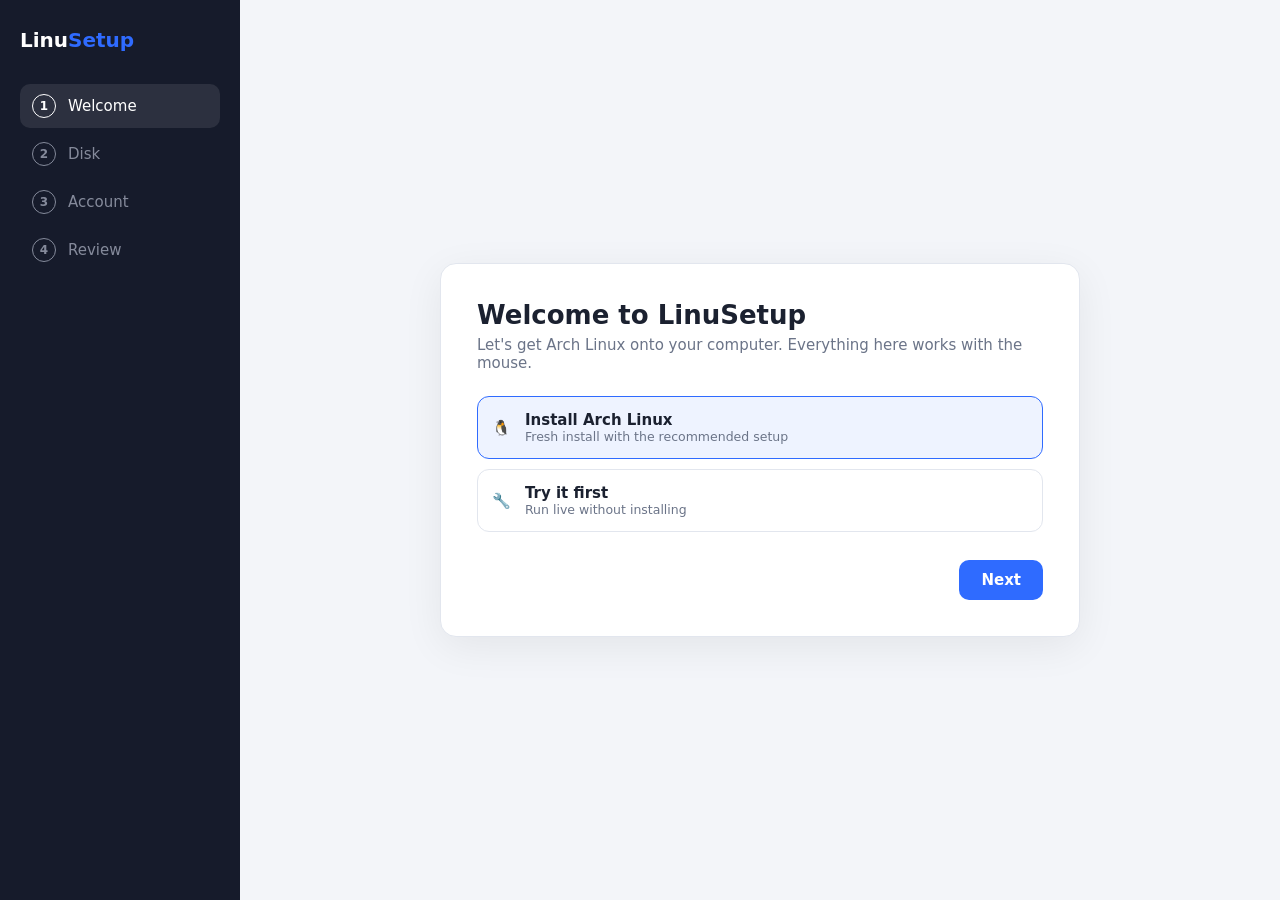
<file: design/draft-a-classic-wizard.html>
<!doctype html>
<html lang="en">
<head>
<meta charset="utf-8">
<title>LinuSetup Draft A - Classic Wizard</title>
<meta name="viewport" content="width=device-width, initial-scale=1">
<style>
  :root { --bg:#f3f5f9; --card:#fff; --fg:#1b2130; --mut:#6b7488; --acc:#2f6bff; --line:#e2e6ee; --side:#161b2b; }
  @media (prefers-color-scheme: dark) { :root { --bg:#0e111a; --card:#171c2a; --fg:#e8ebf3; --mut:#8c95aa; --line:#262d40; --side:#0a0d15; } }
  * { box-sizing:border-box; }
  body { margin:0; height:100vh; display:grid; grid-template-columns:240px 1fr; background:var(--bg); color:var(--fg); font:15px system-ui,sans-serif; }
  aside { background:var(--side); color:#cfd5e6; padding:28px 20px; display:flex; flex-direction:column; }
  .logo { font-weight:700; font-size:20px; color:#fff; margin-bottom:32px; } .logo b { color:var(--acc); }
  .step { display:flex; align-items:center; gap:12px; padding:10px 12px; border-radius:10px; cursor:pointer; margin-bottom:4px; opacity:.6; }
  .step:hover { opacity:1; background:#ffffff10; }
  .step.on { opacity:1; background:#ffffff18; color:#fff; }
  .step i { width:24px; height:24px; border-radius:50%; border:1.5px solid currentColor; display:grid; place-items:center; font:600 12px system-ui; font-style:normal; }
  .step.done i { background:var(--acc); border-color:var(--acc); color:#fff; }
  main { display:grid; place-items:center; padding:24px; }
  .card { width:min(640px,100%); background:var(--card); border:1px solid var(--line); border-radius:16px; padding:36px; box-shadow:0 10px 40px #0001; }
  h1 { margin:0 0 6px; font-size:26px; } p.sub { margin:0 0 24px; color:var(--mut); }
  .panel { display:none; } .panel.on { display:block; }
  .opt { display:flex; align-items:center; gap:14px; padding:14px; border:1.5px solid var(--line); border-radius:12px; margin-bottom:10px; cursor:pointer; }
  .opt:hover { border-color:var(--acc); } .opt.sel { border-color:var(--acc); background:#2f6bff14; }
  .opt small { display:block; color:var(--mut); }
  input { width:100%; padding:12px; margin-bottom:12px; border-radius:10px; border:1.5px solid var(--line); background:transparent; color:inherit; font:inherit; }
  .nav { display:flex; justify-content:space-between; margin-top:28px; }
  button { border:0; border-radius:10px; padding:11px 22px; font:600 15px system-ui; cursor:pointer; }
  .pri { background:var(--acc); color:#fff; } .pri:hover { filter:brightness(1.1); }
  .sec { background:transparent; color:var(--mut); } .sec:hover { color:var(--fg); }
  dl { display:grid; grid-template-columns:120px 1fr; gap:8px; margin:0; } dt { color:var(--mut); } dd { margin:0; font-weight:600; }
</style>
</head>
<body>
<aside>
  <div class="logo">Linu<b>Setup</b></div>
  <div class="step on" data-i="0"><i>1</i>Welcome</div>
  <div class="step" data-i="1"><i>2</i>Disk</div>
  <div class="step" data-i="2"><i>3</i>Account</div>
  <div class="step" data-i="3"><i>4</i>Review</div>
</aside>
<main><div class="card">
  <section class="panel on">
    <h1>Welcome to LinuSetup</h1><p class="sub">Let's get Arch Linux onto your computer. Everything here works with the mouse.</p>
    <div class="opt sel"><span>🐧</span><div><b>Install Arch Linux</b><small>Fresh install with the recommended setup</small></div></div>
    <div class="opt"><span>🔧</span><div><b>Try it first</b><small>Run live without installing</small></div></div>
  </section>
  <section class="panel">
    <h1>Where to install?</h1><p class="sub">Pick a disk. Nothing is changed until the final step.</p>
    <div class="opt sel"><span>💽</span><div><b>Samsung SSD 980 · 500 GB</b><small>Erase disk and install (recommended)</small></div></div>
    <div class="opt"><span>💽</span><div><b>WD Blue HDD · 1 TB</b><small>Has Windows, install alongside</small></div></div>
  </section>
  <section class="panel">
    <h1>Create your account</h1><p class="sub">You'll use this to sign in.</p>
    <input placeholder="Your name"><input placeholder="Computer name"><input type="password" placeholder="Password">
  </section>
  <section class="panel">
    <h1>Ready to install</h1><p class="sub">Review your choices.</p>
    <dl><dt>Disk</dt><dd>Samsung SSD 980 (erased)</dd><dt>Desktop</dt><dd>KDE Plasma</dd><dt>Filesystem</dt><dd>Btrfs + snapshots</dd></dl>
  </section>
  <div class="nav"><button class="sec" id="back">Back</button><button class="pri" id="next">Next</button></div>
</div></main>
<script>
const steps=[...document.querySelectorAll('.step')], panels=[...document.querySelectorAll('.panel')]; let i=0;
function go(n){ i=Math.max(0,Math.min(panels.length-1,n));
  panels.forEach((p,k)=>p.classList.toggle('on',k==i));
  steps.forEach((s,k)=>{s.classList.toggle('on',k==i); s.classList.toggle('done',k<i);});
  document.getElementById('next').textContent = i==panels.length-1 ? 'Install' : 'Next';
  document.getElementById('back').style.visibility = i? 'visible':'hidden'; }
document.getElementById('next').onclick=()=>go(i+1); document.getElementById('back').onclick=()=>go(i-1);
steps.forEach(s=>s.onclick=()=>go(+s.dataset.i));
document.querySelectorAll('.opt').forEach(o=>o.onclick=()=>{o.parentNode.querySelectorAll('.opt').forEach(x=>x.classList.remove('sel'));o.classList.add('sel');});
go(0);
</script>
</body>
</html>
</file>
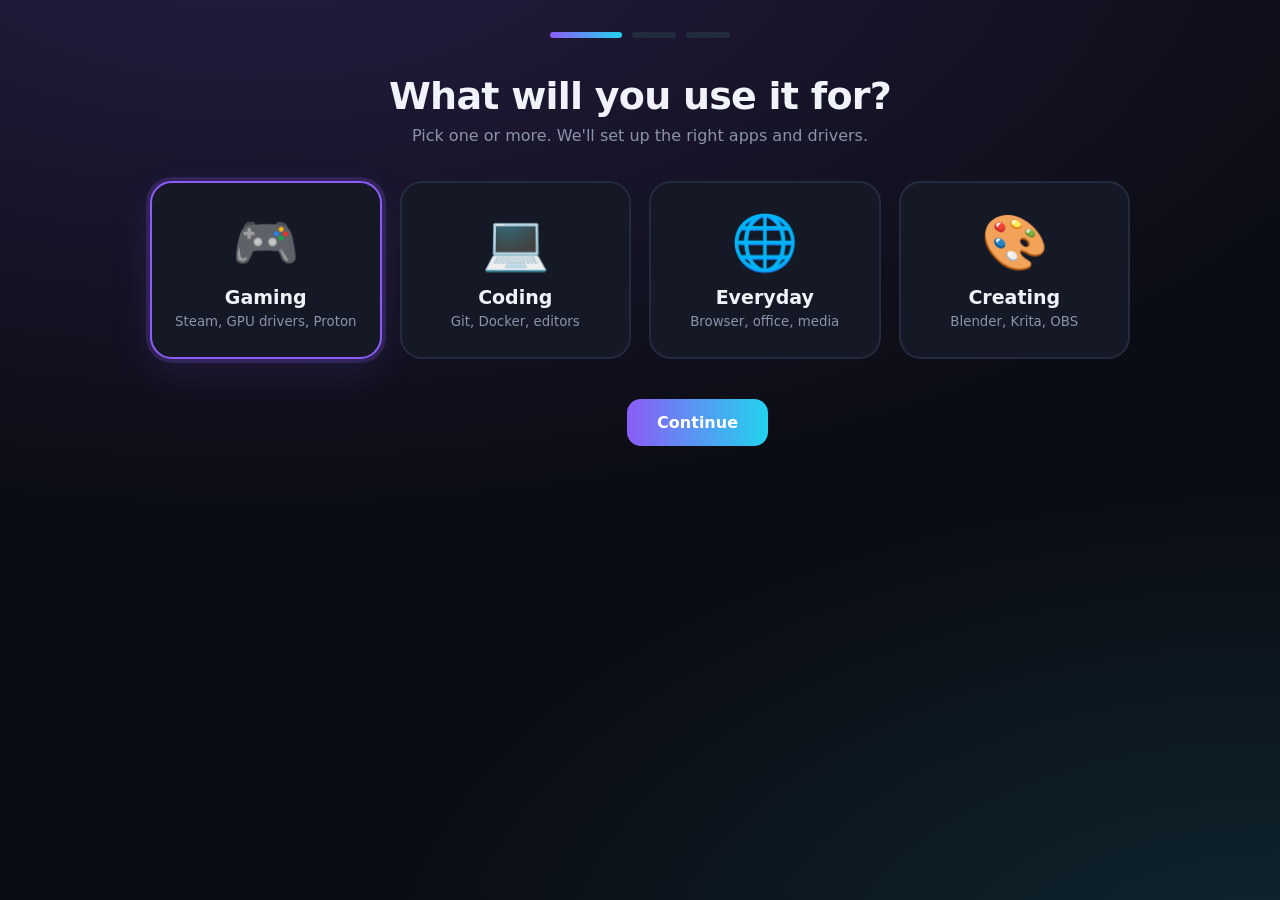
<file: design/draft-b-big-cards.html>
<!doctype html>
<html lang="en">
<head>
<meta charset="utf-8">
<title>LinuSetup Draft B - Big Cards</title>
<meta name="viewport" content="width=device-width, initial-scale=1">
<style>
  :root { --bg:#0b0d14; --card:#151926; --fg:#f1f3fa; --mut:#8b93ab; --a:#8b5cf6; --b:#22d3ee; --line:#252b3f; }
  * { box-sizing:border-box; }
  body { margin:0; min-height:100vh; background:radial-gradient(1200px 600px at 20% -10%, #8b5cf633, transparent), radial-gradient(900px 500px at 100% 110%, #22d3ee22, transparent), var(--bg);
         color:var(--fg); font:16px system-ui,sans-serif; display:flex; flex-direction:column; align-items:center; padding:32px 20px; }
  .top { display:flex; gap:10px; margin-bottom:36px; }
  .dot { width:44px; height:6px; border-radius:6px; background:var(--line); cursor:pointer; transition:.2s; }
  .dot.on { background:linear-gradient(90deg,var(--a),var(--b)); width:72px; }
  h1 { font-size:38px; margin:0 0 8px; text-align:center; letter-spacing:-.02em; }
  .sub { color:var(--mut); margin:0 0 36px; text-align:center; }
  .panel { display:none; width:min(980px,100%); } .panel.on { display:block; animation:in .35s; }
  @keyframes in { from { opacity:0; transform:translateY(12px); } }
  .grid { display:grid; grid-template-columns:repeat(auto-fit,minmax(210px,1fr)); gap:18px; }
  .big { background:var(--card); border:2px solid var(--line); border-radius:22px; padding:28px 22px; cursor:pointer; text-align:center; transition:.18s; }
  .big:hover { transform:translateY(-4px); border-color:#8b5cf688; }
  .big.sel { border-color:var(--a); box-shadow:0 0 0 4px #8b5cf633, 0 14px 40px #8b5cf622; }
  .big .e { font-size:54px; display:block; margin-bottom:12px; } .big b { font-size:19px; } .big small { display:block; color:var(--mut); margin-top:6px; }
  .disk { display:flex; align-items:center; gap:18px; background:var(--card); border:2px solid var(--line); border-radius:18px; padding:20px; margin-bottom:14px; cursor:pointer; }
  .disk.sel { border-color:var(--b); box-shadow:0 0 0 4px #22d3ee22; } .disk .e { font-size:36px; } .disk small { color:var(--mut); display:block; }
  .bar { height:10px; border-radius:6px; background:var(--line); margin-top:8px; overflow:hidden; width:260px; } .bar i { display:block; height:100%; width:40%; background:var(--b); }
  .prog { background:var(--card); border-radius:22px; padding:36px; text-align:center; }
  .track { height:14px; background:var(--line); border-radius:10px; overflow:hidden; margin:22px 0 10px; } .track i { display:block; height:100%; width:0; background:linear-gradient(90deg,var(--a),var(--b)); transition:width .4s; }
  .foot { margin-top:40px; display:flex; gap:12px; }
  button { border:0; border-radius:14px; padding:14px 30px; font:600 16px system-ui; cursor:pointer; }
  .go { background:linear-gradient(90deg,var(--a),var(--b)); color:#fff; } .go:hover { filter:brightness(1.12); } .ghost { background:var(--card); color:var(--mut); } .ghost:hover { color:var(--fg); }
</style>
</head>
<body>
<div class="top"><div class="dot on"></div><div class="dot"></div><div class="dot"></div></div>

<section class="panel on">
  <h1>What will you use it for?</h1><p class="sub">Pick one or more. We'll set up the right apps and drivers.</p>
  <div class="grid">
    <div class="big sel"><span class="e">🎮</span><b>Gaming</b><small>Steam, GPU drivers, Proton</small></div>
    <div class="big"><span class="e">💻</span><b>Coding</b><small>Git, Docker, editors</small></div>
    <div class="big"><span class="e">🌐</span><b>Everyday</b><small>Browser, office, media</small></div>
    <div class="big"><span class="e">🎨</span><b>Creating</b><small>Blender, Krita, OBS</small></div>
  </div>
</section>

<section class="panel">
  <h1>Where should it live?</h1><p class="sub">Your files on other disks stay untouched.</p>
  <div class="disk sel"><span class="e">⚡</span><div><b>Samsung SSD 980 · 500 GB</b><small>Empty. Perfect.</small></div></div>
  <div class="disk"><span class="e">💾</span><div><b>WD Blue · 1 TB</b><small>Windows found. We can install alongside it.</small><div class="bar"><i></i></div></div></div>
</section>

<section class="panel">
  <div class="prog"><h1>Installing…</h1><p class="sub" id="msg">Preparing disk</p>
    <div class="track"><i id="fill"></i></div><small id="pct" style="color:var(--mut)">0%</small></div>
</section>

<div class="foot"><button class="ghost" id="back">Back</button><button class="go" id="next">Continue</button></div>
<script>
const panels=[...document.querySelectorAll('.panel')], dots=[...document.querySelectorAll('.dot')]; let i=0, t;
function go(n){ i=Math.max(0,Math.min(2,n)); panels.forEach((p,k)=>p.classList.toggle('on',k==i)); dots.forEach((d,k)=>d.classList.toggle('on',k==i));
  back.style.visibility=i&&i<2?'visible':'hidden'; next.style.display=i==2?'none':''; next.textContent=i==1?'Install':'Continue';
  clearInterval(t); if(i==2){ let p=0; const m=['Preparing disk','Installing base system','Installing desktop','Setting up bootloader','Finishing up'];
    t=setInterval(()=>{p=Math.min(100,p+2); fill.style.width=p+'%'; pct.textContent=p+'%'; msg.textContent=m[Math.min(4,p/20|0)]; if(p==100){msg.textContent='Done! Ready to reboot 🎉';clearInterval(t);}},120);} }
next.onclick=()=>go(i+1); back.onclick=()=>go(i-1); dots.forEach((d,k)=>d.onclick=()=>go(k));
document.querySelectorAll('.panel:nth-of-type(1) .big').forEach(c=>c.onclick=()=>c.classList.toggle('sel'));
document.querySelectorAll('.disk').forEach(d=>d.onclick=()=>{document.querySelectorAll('.disk').forEach(x=>x.classList.remove('sel'));d.classList.add('sel');});
go(0);
</script>
</body>
</html>
</file>
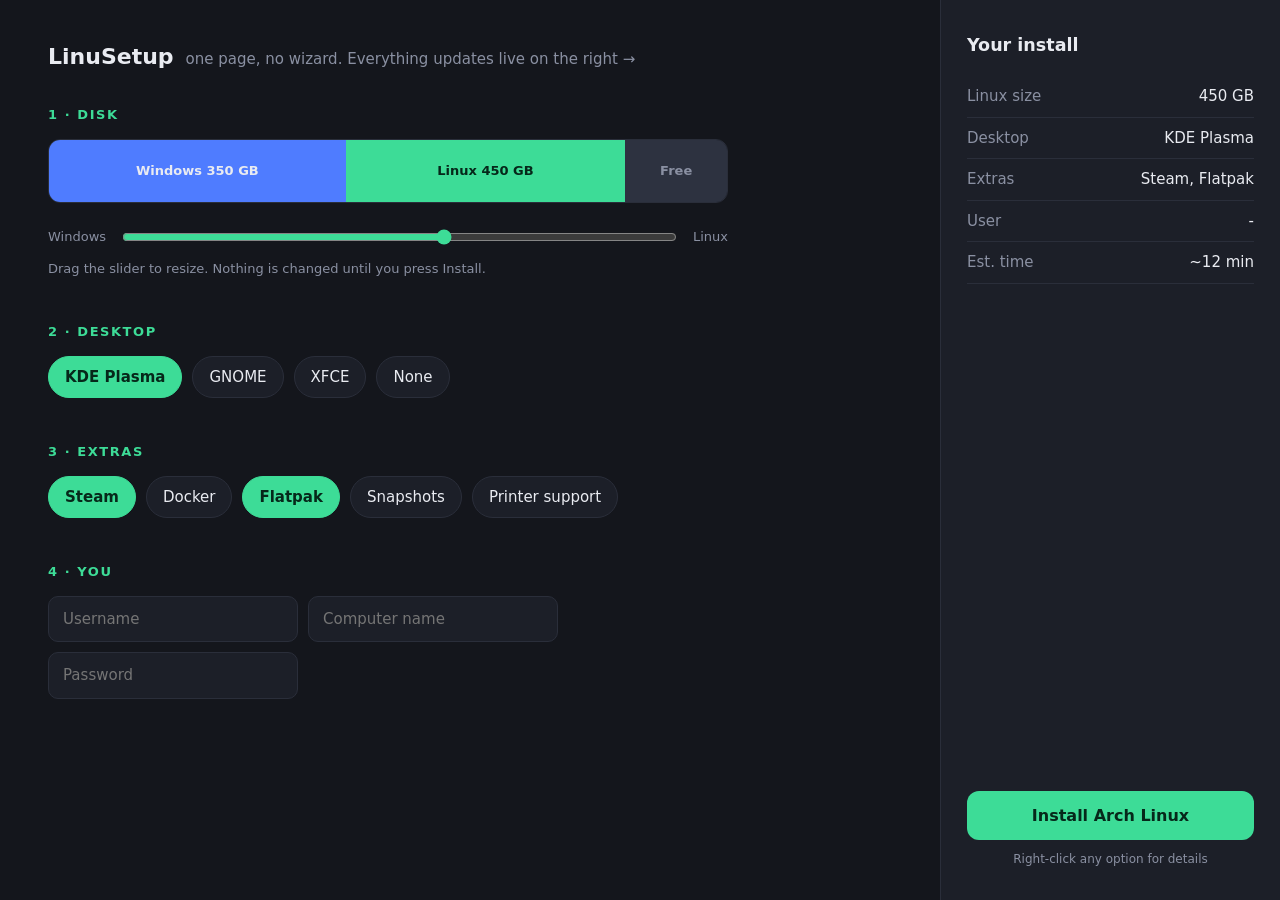
<file: design/draft-c-single-page.html>
<!doctype html>
<html lang="en">
<head>
<meta charset="utf-8">
<title>LinuSetup Draft C - Single Page</title>
<meta name="viewport" content="width=device-width, initial-scale=1">
<style>
  :root { --bg:#14161c; --pan:#1c1f28; --fg:#e9ebf1; --mut:#8a90a2; --acc:#3ddc97; --win:#4f7cff; --line:#2a2e3a; }
  * { box-sizing:border-box; }
  body { margin:0; height:100vh; display:grid; grid-template-columns:1fr 340px; background:var(--bg); color:var(--fg); font:15px/1.5 ui-sans-serif,system-ui,sans-serif; }
  .scroll { overflow-y:auto; padding:40px 48px 80px; scroll-behavior:smooth; }
  header { display:flex; align-items:baseline; gap:12px; margin-bottom:32px; } header h1 { margin:0; font-size:22px; } header span { color:var(--mut); }
  section { margin-bottom:44px; max-width:680px; }
  h2 { font-size:13px; text-transform:uppercase; letter-spacing:.12em; color:var(--acc); margin:0 0 14px; }
  .disk { height:64px; display:flex; border-radius:12px; overflow:hidden; border:1px solid var(--line); }
  .seg { display:grid; place-items:center; font-size:13px; font-weight:600; white-space:nowrap; overflow:hidden; transition:flex .15s; }
  .seg.win { background:var(--win); flex:0 0 35%; } .seg.lin { background:var(--acc); color:#06281a; flex:1; } .seg.free { background:#2d3240; color:var(--mut); flex:0 0 15%; }
  .slider { margin:18px 0 6px; display:flex; align-items:center; gap:14px; } input[type=range] { flex:1; accent-color:var(--acc); height:28px; cursor:ew-resize; }
  .hint { color:var(--mut); font-size:13px; }
  .row { display:flex; gap:10px; flex-wrap:wrap; } .chip { padding:9px 16px; border-radius:999px; border:1.5px solid var(--line); background:var(--pan); cursor:pointer; user-select:none; }
  .chip:hover { border-color:var(--acc); } .chip.sel { background:var(--acc); color:#06281a; border-color:var(--acc); font-weight:600; }
  input[type=text], input[type=password] { background:var(--pan); border:1.5px solid var(--line); border-radius:10px; color:inherit; padding:11px 14px; font:inherit; width:250px; margin:0 10px 10px 0; } input:focus { outline:0; border-color:var(--acc); }
  aside { background:var(--pan); border-left:1px solid var(--line); padding:32px 26px; display:flex; flex-direction:column; }
  aside h3 { margin:0 0 18px; } .sum { flex:1; } .sum div { display:flex; justify-content:space-between; padding:9px 0; border-bottom:1px solid var(--line); } .sum span:first-child { color:var(--mut); }
  .install { margin-top:20px; background:var(--acc); color:#06281a; border:0; border-radius:12px; padding:15px; font:700 16px system-ui; cursor:pointer; } .install:hover { filter:brightness(1.1); }
  .warn { font-size:12px; color:var(--mut); margin-top:10px; text-align:center; }
</style>
</head>
<body>
<div class="scroll">
  <header><h1>LinuSetup</h1><span>one page, no wizard. Everything updates live on the right →</span></header>

  <section><h2>1 · Disk</h2>
    <div class="disk"><div class="seg win" id="w">Windows 350 GB</div><div class="seg lin" id="l">Linux</div><div class="seg free">Free</div></div>
    <div class="slider"><span class="hint">Windows</span><input type="range" id="r" min="100" max="700" value="350" step="10"><span class="hint">Linux</span></div>
    <div class="hint">Drag the slider to resize. Nothing is changed until you press Install.</div></section>

  <section><h2>2 · Desktop</h2>
    <div class="row" id="de"><div class="chip sel">KDE Plasma</div><div class="chip">GNOME</div><div class="chip">XFCE</div><div class="chip">None</div></div></section>

  <section><h2>3 · Extras</h2>
    <div class="row" id="ex"><div class="chip sel">Steam</div><div class="chip">Docker</div><div class="chip sel">Flatpak</div><div class="chip">Snapshots</div><div class="chip">Printer support</div></div></section>

  <section><h2>4 · You</h2>
    <input type="text" id="u" placeholder="Username"><input type="text" id="h" placeholder="Computer name"><input type="password" placeholder="Password"></section>
</div>

<aside><h3>Your install</h3>
  <div class="sum">
    <div><span>Linux size</span><span id="s1">350 GB</span></div>
    <div><span>Desktop</span><span id="s2">KDE Plasma</span></div>
    <div><span>Extras</span><span id="s3">Steam, Flatpak</span></div>
    <div><span>User</span><span id="s4">-</span></div>
    <div><span>Est. time</span><span>~12 min</span></div>
  </div>
  <button class="install" onclick="alert('Mockup only')">Install Arch Linux</button>
  <div class="warn">Right-click any option for details</div>
</aside>
<script>
const r=document.getElementById('r');
r.oninput=()=>{ const lin=+r.value, win=800-lin; w.style.flex='0 0 '+(win/8)+'%'; w.textContent='Windows '+win+' GB'; l.textContent='Linux '+lin+' GB'; s1.textContent=lin+' GB'; };
r.value=450; r.oninput();
document.querySelectorAll('#de .chip').forEach(c=>c.onclick=()=>{document.querySelectorAll('#de .chip').forEach(x=>x.classList.remove('sel'));c.classList.add('sel');s2.textContent=c.textContent;});
document.querySelectorAll('#ex .chip').forEach(c=>c.onclick=()=>{c.classList.toggle('sel');s3.textContent=[...document.querySelectorAll('#ex .sel')].map(x=>x.textContent).join(', ')||'none';});
u.oninput=()=>s4.textContent=u.value||'-';
document.addEventListener('contextmenu',e=>{ if(e.target.closest('.chip')){e.preventDefault();alert('Details for: '+e.target.textContent);} });
</script>
</body>
</html>
</file>
